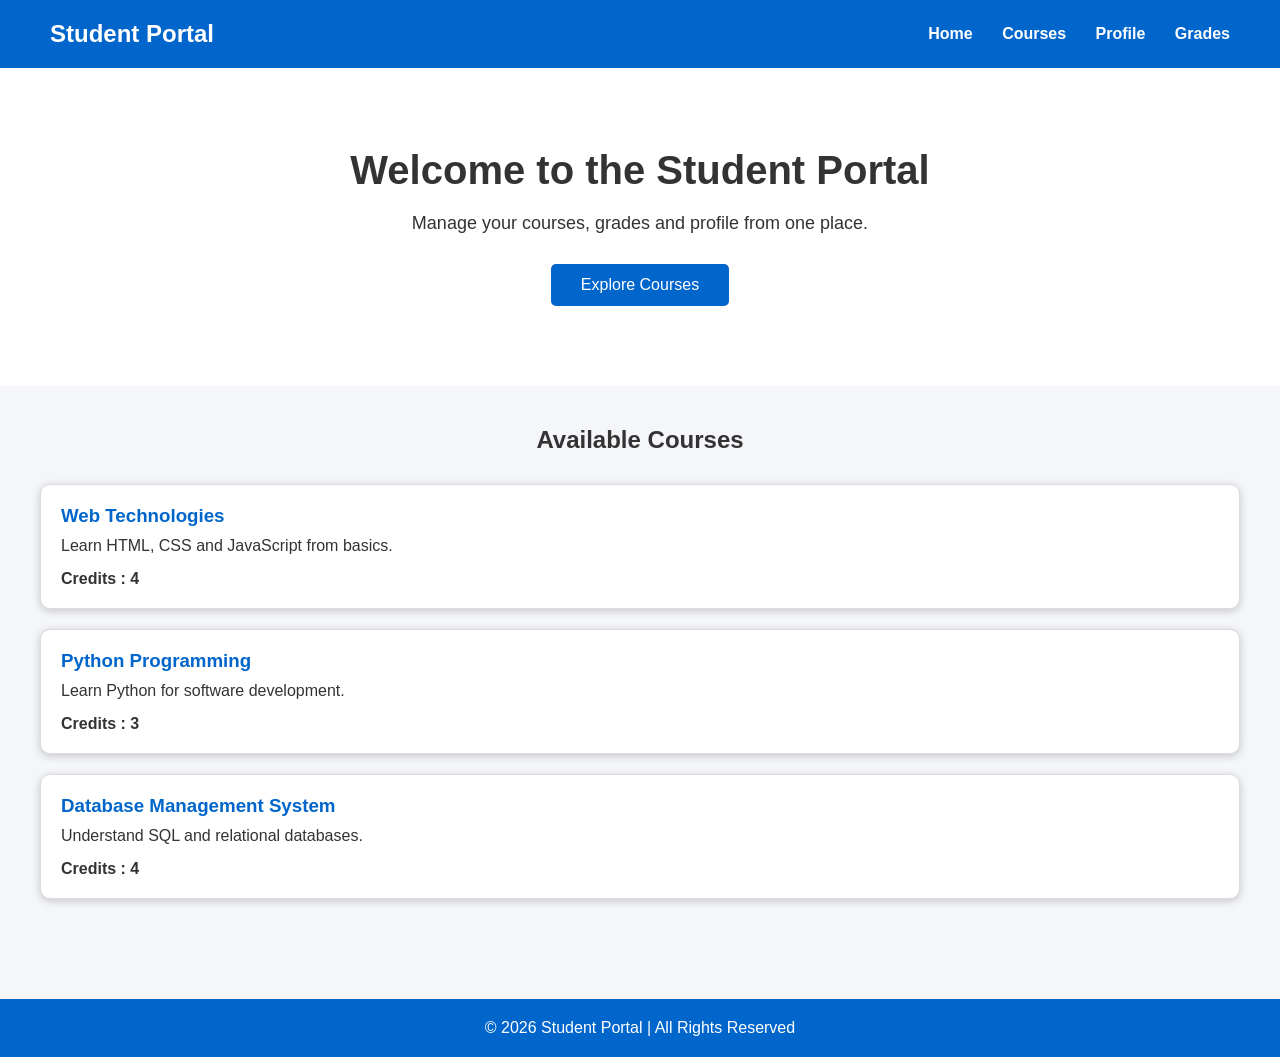
<file: frontend/handson_01/index.html>
<!DOCTYPE html>
<html lang="en">

<head>
    <meta charset="UTF-8">
    <meta name="viewport" content="width=device-width, initial-scale=1.0">
    <title>Student Portal</title>

    <link rel="stylesheet" href="styles.css">
</head>

<body>

    <!-- Header -->

    <header>

        <h2>Student Portal</h2>

        <nav>
            <ul>
                <li><a href="#">Home</a></li>
                <li><a href="#">Courses</a></li>
                <li><a href="#">Profile</a></li>
                <li><a href="#">Grades</a></li>
            </ul>
        </nav>

    </header>

    <!-- Main Content -->

    <main>

        <!-- Hero Section -->

        <section id="hero">

            <h1>Welcome to the Student Portal</h1>

            <p>
                Manage your courses, grades and profile from one place.
            </p>

            <button>Explore Courses</button>

        </section>

        <!-- Courses Section -->

        <section id="courses">

            <h2>Available Courses</h2>

            <article class="course-card">

                <h3>Web Technologies</h3>

                <p>
                    Learn HTML, CSS and JavaScript from basics.
                </p>

                <span>Credits : 4</span>

            </article>

            <article class="course-card">

                <h3>Python Programming</h3>

                <p>
                    Learn Python for software development.
                </p>

                <span>Credits : 3</span>

            </article>

            <article class="course-card">

                <h3>Database Management System</h3>

                <p>
                    Understand SQL and relational databases.
                </p>

                <span>Credits : 4</span>

            </article>

        </section>

    </main>

    <!-- Footer -->

    <footer>

        <p>
            © 2026 Student Portal | All Rights Reserved
        </p>

    </footer>

</body>

</html>
</file>
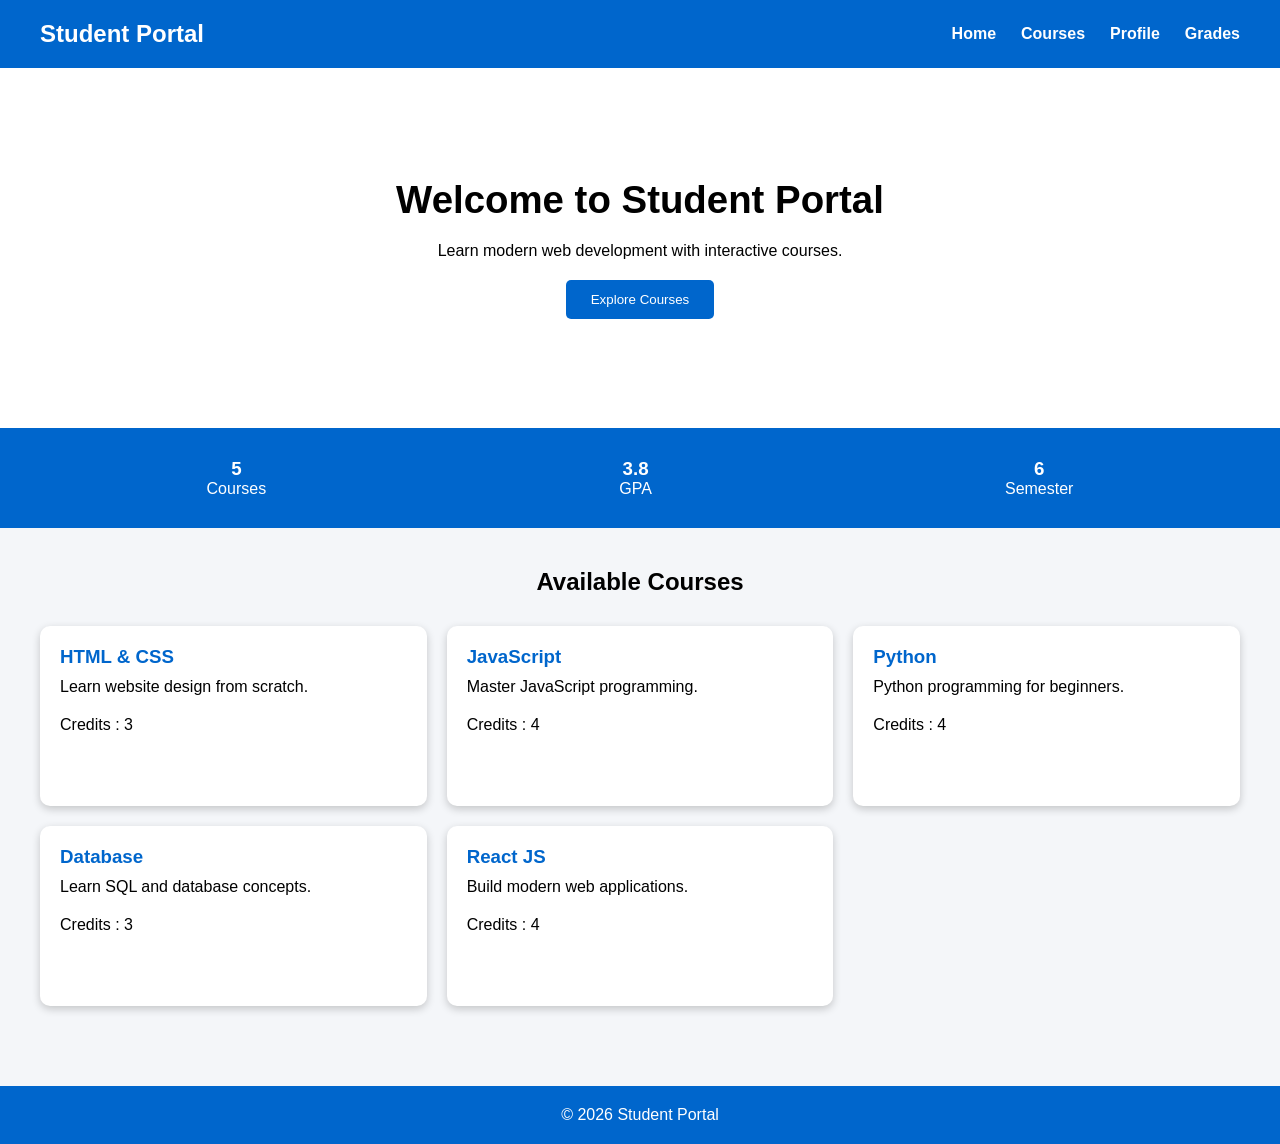
<file: frontend/handson_02/index.html>
<!DOCTYPE html>
<html lang="en">
<head>
    <meta charset="UTF-8">
    <meta name="viewport" content="width=device-width, initial-scale=1.0">
    <title>Student Portal</title>
    <link rel="stylesheet" href="styles.css">
</head>

<body>

<header>

    <h2 class="logo">Student Portal</h2>

    <nav>
        <ul>
            <li><a href="#">Home</a></li>
            <li><a href="#">Courses</a></li>
            <li><a href="#">Profile</a></li>
            <li><a href="#">Grades</a></li>
        </ul>
    </nav>

</header>

<main>

<section id="hero">

    <h1>Welcome to Student Portal</h1>

    <p>
        Learn modern web development with interactive courses.
    </p>

    <button>Explore Courses</button>

</section>

<!-- Student Statistics -->

<section class="stats">

    <div class="stat-box">
        <h3>5</h3>
        <p>Courses</p>
    </div>

    <div class="stat-box">
        <h3>3.8</h3>
        <p>GPA</p>
    </div>

    <div class="stat-box">
        <h3>6</h3>
        <p>Semester</p>
    </div>

</section>

<section id="courses">

<h2>Available Courses</h2>

<div class="course-grid">

<article class="course-card">
<h3>HTML & CSS</h3>
<p>Learn website design from scratch.</p>
<span>Credits : 3</span>
</article>

<article class="course-card">
<h3>JavaScript</h3>
<p>Master JavaScript programming.</p>
<span>Credits : 4</span>
</article>

<article class="course-card">
<h3>Python</h3>
<p>Python programming for beginners.</p>
<span>Credits : 4</span>
</article>

<article class="course-card">
<h3>Database</h3>
<p>Learn SQL and database concepts.</p>
<span>Credits : 3</span>
</article>

<article class="course-card">
<h3>React JS</h3>
<p>Build modern web applications.</p>
<span>Credits : 4</span>
</article>

</div>

</section>

</main>

<footer>

<p>
© 2026 Student Portal
</p>

</footer>

</body>
</html>
</file>
<file: frontend/handson_01/styles.css>
/* CSS Reset */

*{
    margin:0;
    padding:0;
    box-sizing:border-box;
}

/* Body */

body{

    font-family:Arial, Helvetica, sans-serif;

    background:#f4f6f9;

    color:#333;

}

/* Header */

header{

    background:#0066cc;

    color:white;

    display:flex;

    justify-content:space-between;

    align-items:center;

    padding:20px 50px;

}

/* Navigation */

nav ul{

    list-style:none;

}

nav ul li{

    display:inline-block;

    margin-left:25px;

}

nav ul li a{

    text-decoration:none;

    color:white;

    font-weight:bold;

}

nav ul li a:hover{

    color:yellow;

}

/* Hero Section */

#hero{

    text-align:center;

    padding:80px 20px;

    background:white;

}

#hero h1{

    font-size:40px;

    margin-bottom:20px;

}

#hero p{

    font-size:18px;

    margin-bottom:30px;

}

#hero button{

    padding:12px 30px;

    background:#0066cc;

    color:white;

    border:none;

    border-radius:5px;

    cursor:pointer;

    font-size:16px;

}

#hero button:hover{

    background:#004c99;

}

/* Courses */

#courses{

    padding:40px;

}

#courses h2{

    text-align:center;

    margin-bottom:30px;

}

.course-card{

    background:white;

    border:1px solid #ddd;

    border-radius:10px;

    padding:20px;

    margin-bottom:20px;

    box-shadow:0px 2px 8px rgba(0,0,0,0.2);

}

.course-card h3{

    color:#0066cc;

    margin-bottom:10px;

}

.course-card p{

    margin-bottom:15px;

}

.course-card span{

    font-weight:bold;

}

/* Footer */

footer{

    background:#0066cc;

    color:white;

    text-align:center;

    padding:20px;

    margin-top:40px;

}
</file>
<file: frontend/handson_02/styles.css>
*{
    margin:0;
    padding:0;
    box-sizing:border-box;
}

body{
    font-family:Arial, sans-serif;
    background:#f4f6f9;
}

/* HEADER */

header{

    display:flex;
    justify-content:space-between;
    align-items:center;

    background:#0066cc;
    color:white;

    padding:20px 40px;

}

nav ul{

    display:flex;
    list-style:none;
    gap:25px;

}

nav a{

    text-decoration:none;
    color:white;
    font-weight:bold;

}

nav a:hover{

    color:yellow;

}

/* HERO */

#hero{

    min-height:40vh;

    display:flex;

    flex-direction:column;

    justify-content:center;

    align-items:center;

    text-align:center;

    padding:40px;

    background:white;

}

#hero h1{

    font-size:clamp(1.8rem,3vw,3rem);

}

#hero p{

    margin:20px;

}

button{

    padding:12px 25px;

    border:none;

    background:#0066cc;

    color:white;

    border-radius:5px;

    cursor:pointer;

}

button:hover{

    background:#004999;

}

/* STATS */

.stats{

    display:flex;

    justify-content:space-around;

    background:#0066cc;

    color:white;

    padding:30px;

}

.stat-box{

    text-align:center;

}

/* COURSE GRID */

#courses{

    padding:40px;

}

#courses h2{

    text-align:center;

    margin-bottom:30px;

}

.course-grid{

    display:grid;

    grid-template-columns:repeat(auto-fit,minmax(280px,1fr));

    gap:20px;

}

.course-card{

    background:white;

    padding:20px;

    border-radius:10px;

    box-shadow:0 3px 8px rgba(0,0,0,0.2);

    min-height:180px;

}

.course-card h3{

    color:#0066cc;

    margin-bottom:10px;

}

.course-card p{

    margin-bottom:20px;

}

/* FOOTER */

footer{

    text-align:center;

    background:#0066cc;

    color:white;

    padding:20px;

    margin-top:40px;

}

/* TABLET */

@media(min-width:768px){

.course-grid{

grid-template-columns:repeat(2,1fr);

}

}

/* DESKTOP */

@media(min-width:1024px){

.course-grid{

grid-template-columns:repeat(3,1fr);

}

#hero{

padding:80px;

}

}
</file>
